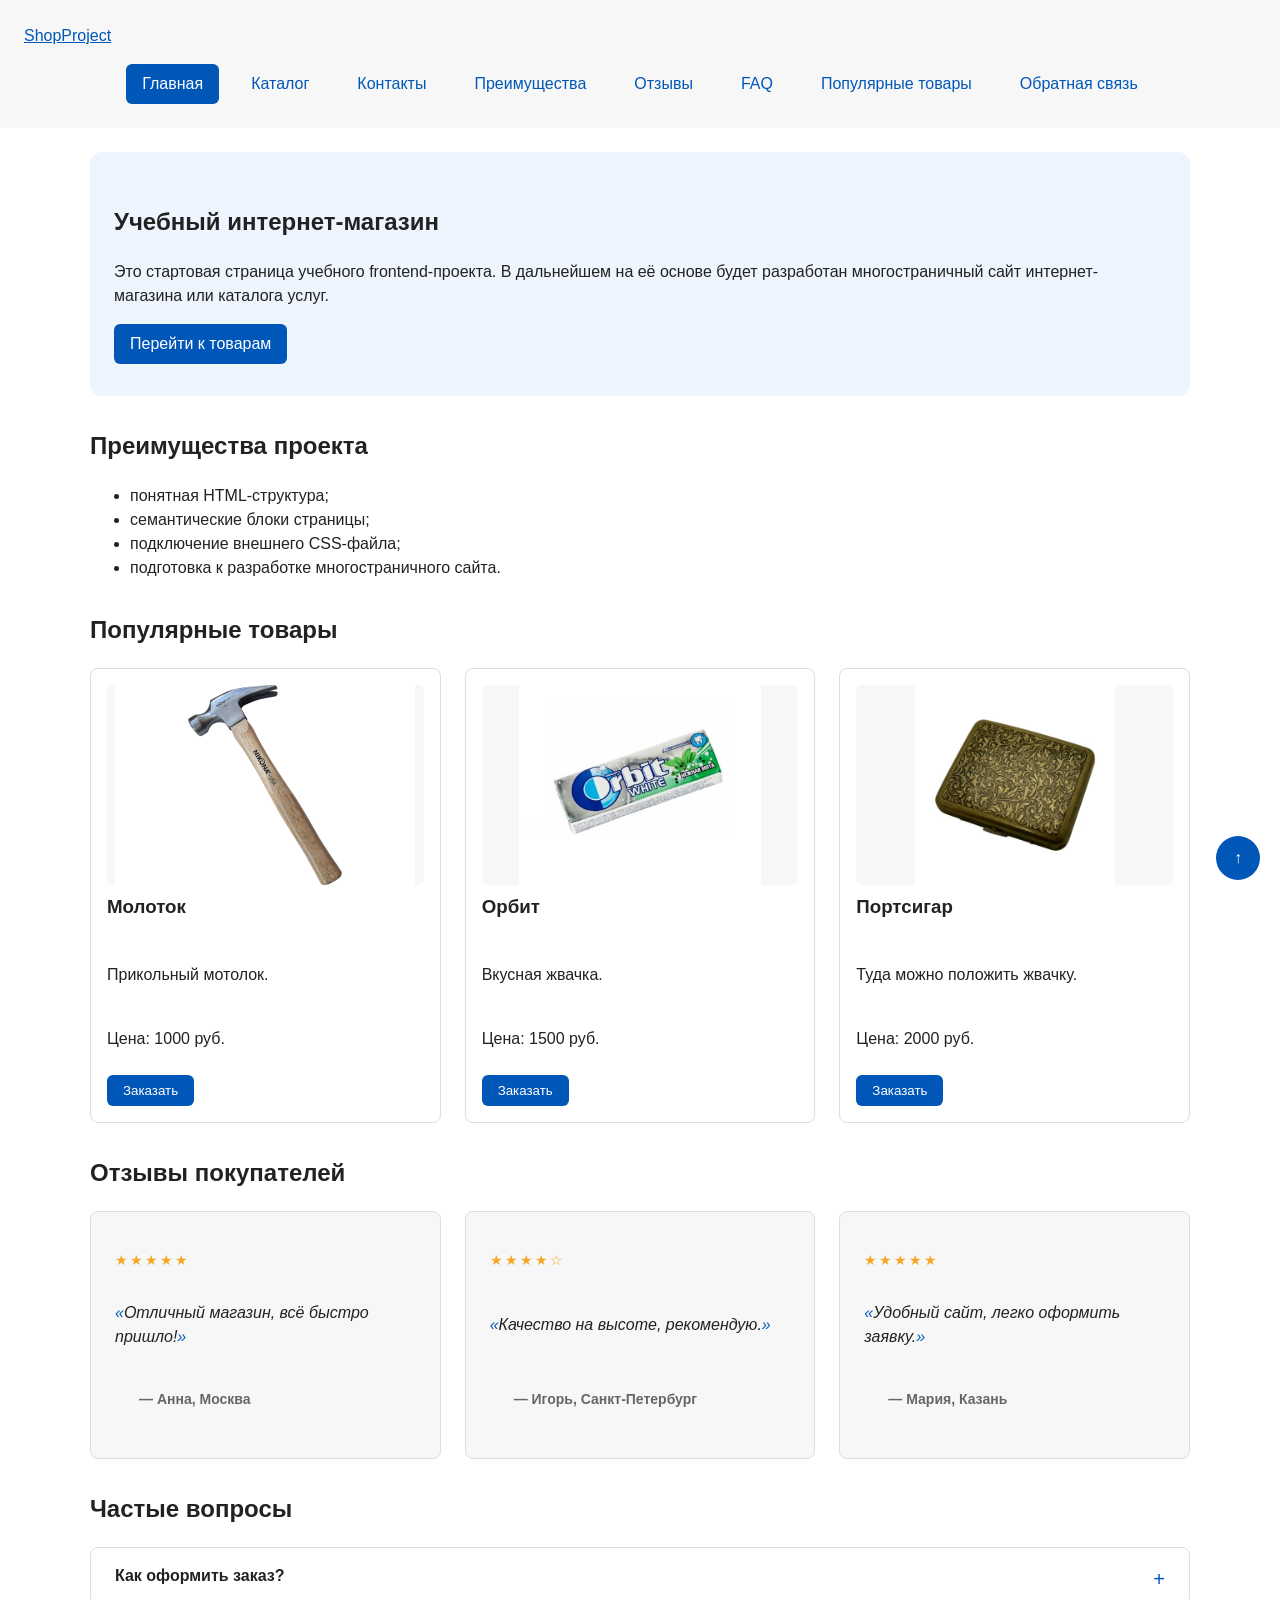
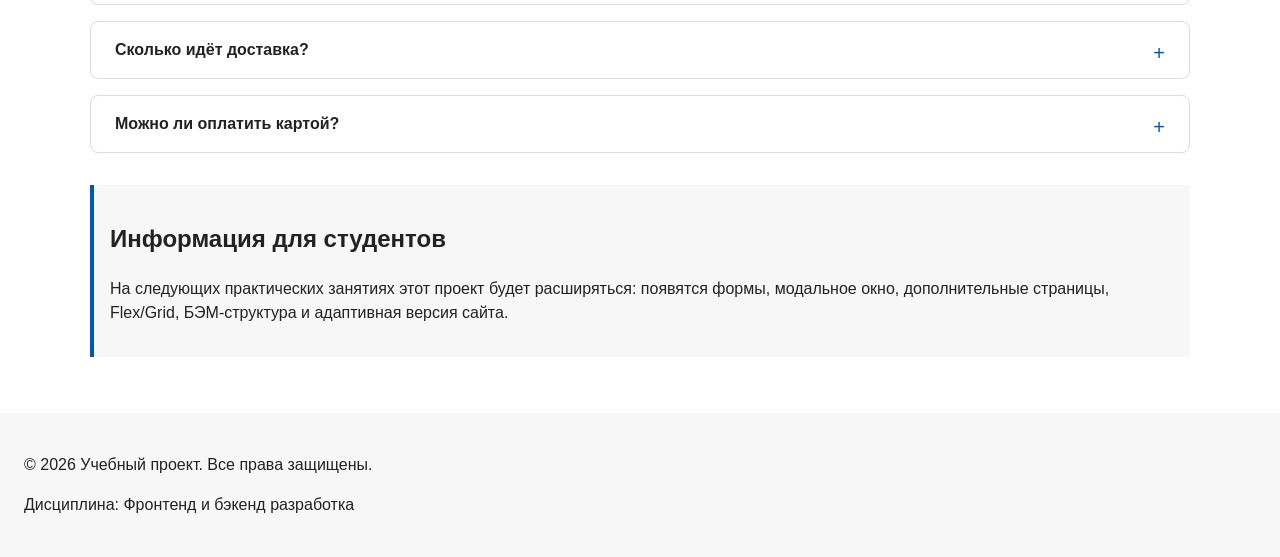
<file: index.html>
<!DOCTYPE html>
<html lang="ru">

<head>
    <meta charset="UTF-8">
    <meta name="viewport" content="width=device-width, initial-scale=1.0">
    <meta property="og:type" content="website">
    <meta property="og:title" content="Учебный интернет-магазин">
    <meta property="og:description" content="Учебный frontend-проект интернет-магазина.">
    <meta property="og:image" content="https://maksimm47.github.io/kr1-html-css-shop/images/preview.jpg">
    <title>Каталог товаров</title>
    <link rel="stylesheet" href="css/style.css">
    <link rel="stylesheet" href="css/responsive.css">
    <script src="js/main.js" defer></script>
</head>

<body>
    <header>
        <div class="site-header">
            <a class="site-logo" href="index.html">ShopProject</a>
            <nav class="site-nav" aria-label="Основная навигация">
                <ul class="site-nav__list">
                    <li><a class="site-nav__link site-nav__link--active" href="index.html">Главная</a></li>
                    <li><a href="catalog.html">Каталог</a></li>
                    <li><a href="contacts.html">Контакты</a></li>
                    <li><a href="index.html#advantages">Преимущества</a></li>
                    <li><a href="index.html#reviews">Отзывы</a></li>
                    <li><a href="index.html#faq">FAQ</a></li>
                    <li><a href="index.html#popular">Популярные товары</a></li>
                    <li><a href="index.html#contacts">Обратная связь</a></li>
                </ul>
            </nav>

        </div>
    </header>

    <main>
        <section class="hero">
            <h1>Учебный интернет-магазин</h1>
            <p>
                Это стартовая страница учебного frontend-проекта.
                В дальнейшем на её основе будет разработан многостраничный сайт
                интернет-магазина или каталога услуг.
            </p>
            <a class="button" href="#popular">Перейти к товарам</a>
        </section>


        <section class="section" id="advantages">
            <h2>Преимущества проекта</h2>

            <ul class="advantages-list">
                <li>понятная HTML-структура;</li>
                <li>семантические блоки страницы;</li>
                <li>подключение внешнего CSS-файла;</li>
                <li>подготовка к разработке многостраничного сайта.</li>
            </ul>
        </section>

        <section class="section" id="popular">
            <h2>Популярные товары</h2>

            <div class="products-grid">
                <article class="product-card">
                    <img class="product-card__image" src="images/m.webp" alt="Молоток">
                    <h3>Молоток</h3>
                    <p>Прикольный мотолок.</p>
                    <p>Цена: 1000 руб.</p>
                    <button class="button product-card__button" type="button" data-product="Товар 1">
                        Заказать
                    </button>
                </article>

                <article class="product-card">
                    <img class="product-card__image" src="images/orbit.webp" alt="Орбит">
                    <h3>Орбит</h3>
                    <p>Вкусная жвачка.</p>
                    <p>Цена: 1500 руб.</p>
                    <button class="button product-card__button" type="button" data-product="Товар 2">
                        Заказать
                    </button>
                </article>

                <article class="product-card">
                    <img class="product-card__image" src="images/ps.webp" alt="Портсигар">
                    <h3>Портсигар</h3>
                    <p>Туда можно положить жвачку.</p>
                    <p>Цена: 2000 руб.</p>
                    <button class="button product-card__button" type="button" data-product="Товар 3">
                        Заказать
                    </button>
                </article>
            </div>
        </section>

        <section class="section" id="reviews">
            <h2>Отзывы покупателей</h2>

            <div class="reviews-grid">
                <article class="review-card">
                    <p class="review-card__rating">★★★★★</p>
                    <p class="review-card__text">Отличный магазин, всё быстро пришло!</p>
                    <footer class="review-card__author">— Анна, Москва</footer>
                </article>

                <article class="review-card">
                    <p class="review-card__rating">★★★★☆</p>
                    <p class="review-card__text">Качество на высоте, рекомендую.</p>
                    <footer class="review-card__author">— Игорь, Санкт-Петербург</footer>
                </article>

                <article class="review-card">
                    <p class="review-card__rating">★★★★★</p>
                    <p class="review-card__text">Удобный сайт, легко оформить заявку.</p>
                    <footer class="review-card__author">— Мария, Казань</footer>
                </article>
            </div>
        </section>

        <section class="section" id="faq">
            <h2>Частые вопросы</h2>

            <div class="faq-list">
                <details class="faq-item">
                    <summary class="faq-item__question">Как оформить заказ?</summary>
                    <p class="faq-item__answer">
                        Нажмите «Заказать» на карточке товара и заполните форму в открывшемся окне.
                    </p>
                </details>

                <details class="faq-item">
                    <summary class="faq-item__question">Сколько идёт доставка?</summary>
                    <p class="faq-item__answer">
                        От двух до четырех недель в зависимости от региона.
                    </p>
                </details>

                <details class="faq-item">
                    <summary class="faq-item__question">Можно ли оплатить картой?</summary>
                    <p class="faq-item__answer">
                        Да, на нашем сайте предусмотрена возможность оплаты банковской картой.
                    </p>
                </details>
            </div>
        </section>

        <aside class="aside-info">
            <h2>Информация для студентов</h2>
            <p>
                На следующих практических занятиях этот проект будет расширяться:
                появятся формы, модальное окно, дополнительные страницы, Flex/Grid,
                БЭМ-структура и адаптивная версия сайта.
            </p>
        </aside>

    </main>


    <footer id="contacts">
        <p>&copy; 2026 Учебный проект. Все права защищены.</p>
        <p>Дисциплина: Фронтенд и бэкенд разработка</p>
    </footer>

    <dialog class="order-dialog" id="order-dialog" aria-labelledby="order-dialog-title">
        <h2 id="order-dialog-title">Оформление заявки</h2>

        <form class="order-form" id="order-form" action="#" method="post" novalidate>
            <input id="selected-product" name="selected-product" type="hidden">

            <div class="form-field">
                <label for="order-name">Имя</label>
                <input id="order-name" name="name" type="text" placeholder="Введите ваше имя" minlength="2"
                    autocomplete="given-name" required>
            </div>

            <div class="form-field">
                <label for="order-email">E-mail</label>
                <input id="order-email" name="email" type="email" placeholder="example@mail.ru" autocomplete="email"
                    required>
            </div>

            <div class="form-field">
                <label for="order-phone">Телефон</label>
                <input id="order-phone" name="phone" type="tel" inputmode="tel" placeholder="+7 (900) 000-00-00"
                    pattern="^\+7 \(\d{3}\) \d{3}-\d{2}-\d{2}$" required>
                <small>Формат: +7 (900) 000-00-00</small>
            </div>

            <div class="form-field">
                <label for="order-date">Дата связи</label>
                <input id="order-date" name="date" type="date">
            </div>

            <div class="form-field">
                <label for="order-topic">Тема заявки</label>
                <select id="order-topic" name="topic" required>
                    <option value="">Выберите тему</option>
                    <option value="product">Заказ товара</option>
                    <option value="consultation">Консультация</option>
                    <option value="delivery">Доставка</option>
                </select>
            </div>

            <div class="form-field">
                <label for="order-comment">Комментарий</label>
                <textarea id="order-comment" name="comment" rows="4"
                    placeholder="Укажите дополнительную информацию"></textarea>
            </div>

            <div class="form-field form-field--checkbox">
                <label>
                    <input id="order-agreement" name="agreement" type="checkbox" required>
                    Я согласен на обработку данных
                </label>
            </div>

            <div class="form-actions">
                <button type="button" id="close-order-dialog">Закрыть</button>
                <button type="submit">Отправить заявку</button>
            </div>
        </form>
    </dialog>

    <p class="success-message" id="success-message" hidden>
        Форма успешно отправлена!
    </p>

    <a href="#" class="to-top" aria-label="Наверх">↑</a>
</body>

</html>
</file>
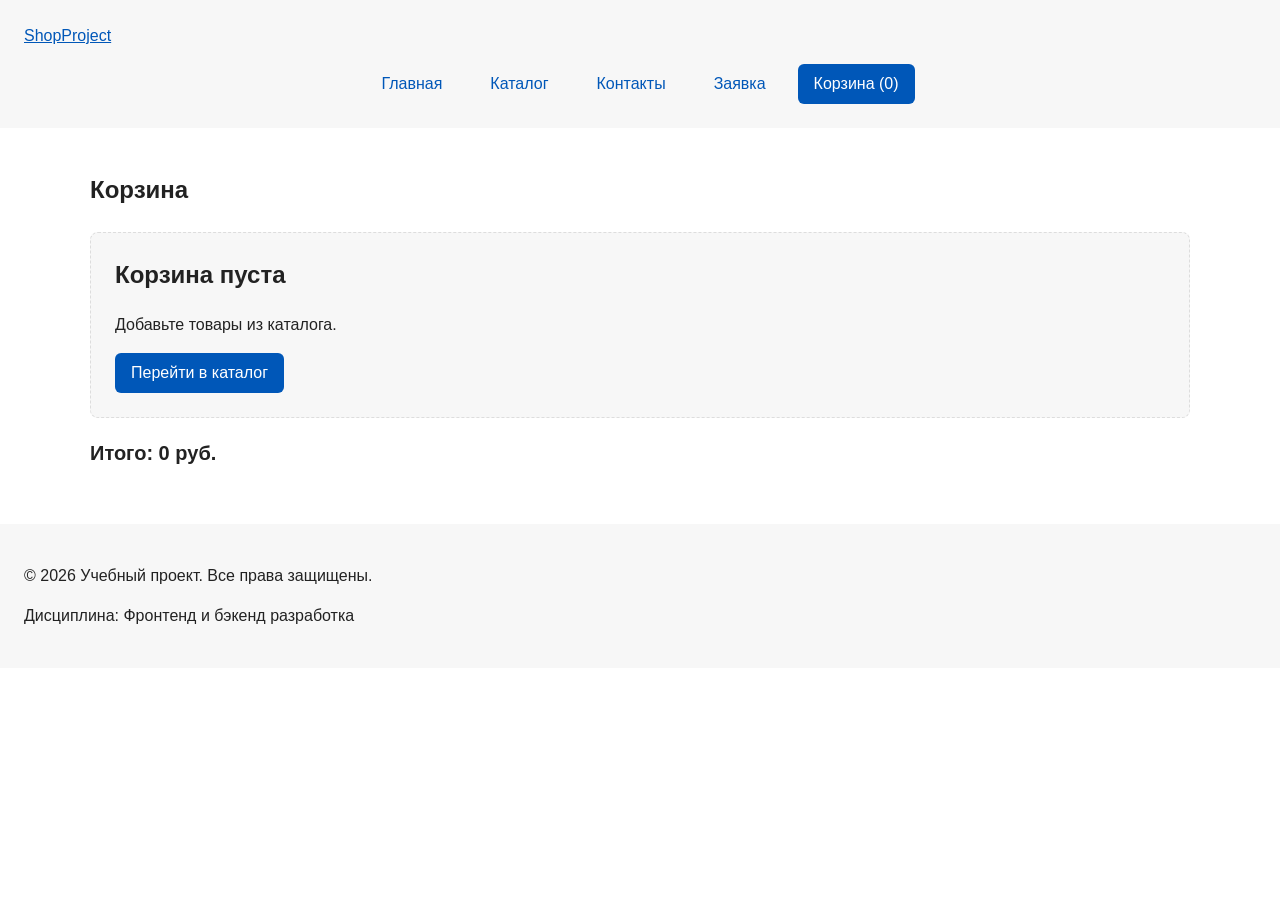
<file: cart.html>
<!DOCTYPE html>
<html lang="ru">

<head>
    <meta charset="UTF-8">
    <meta name="viewport" content="width=device-width, initial-scale=1.0">
    <title>Корзина — Учебный интернет-магазин</title>
    <link rel="stylesheet" href="css/style.css">
    <link rel="stylesheet" href="css/responsive.css">
    <script src="js/data.js" defer></script>
    <script src="js/cart.js" defer></script>
</head>

<body>
    <header>
        <div class="site-header">
            <a class="site-logo" href="index.html">ShopProject</a>
            <nav class="site-nav" aria-label="Основная навигация">
                <ul class="site-nav__list">
                    <li><a href="index.html">Главная</a></li>
                    <li><a href="catalog.html">Каталог</a></li>
                    <li><a href="contacts.html">Контакты</a></li>
                    <li><a href="order.html">Заявка</a></li>
                    <li><a class="site-nav__link site-nav__link--active" href="cart.html">Корзина (<span id="cart-count">0</span>)</a></li>
                </ul>
            </nav>
        </div>
    </header>

    <main>
        <section class="section">
            <h1>Корзина</h1>

            <div class="empty-state" id="cart-empty" hidden>
                <h2>Корзина пуста</h2>
                <p>Добавьте товары из каталога.</p>
                <a class="button" href="catalog.html">Перейти в каталог</a>
            </div>

            <div class="cart-items" id="cart-items"></div>
            <p id="cart-total"></p>
        </section>
    </main>

    <footer>
        <p>&copy; 2026 Учебный проект. Все права защищены.</p>
        <p>Дисциплина: Фронтенд и бэкенд разработка</p>
    </footer>
</body>

</html>
</file>
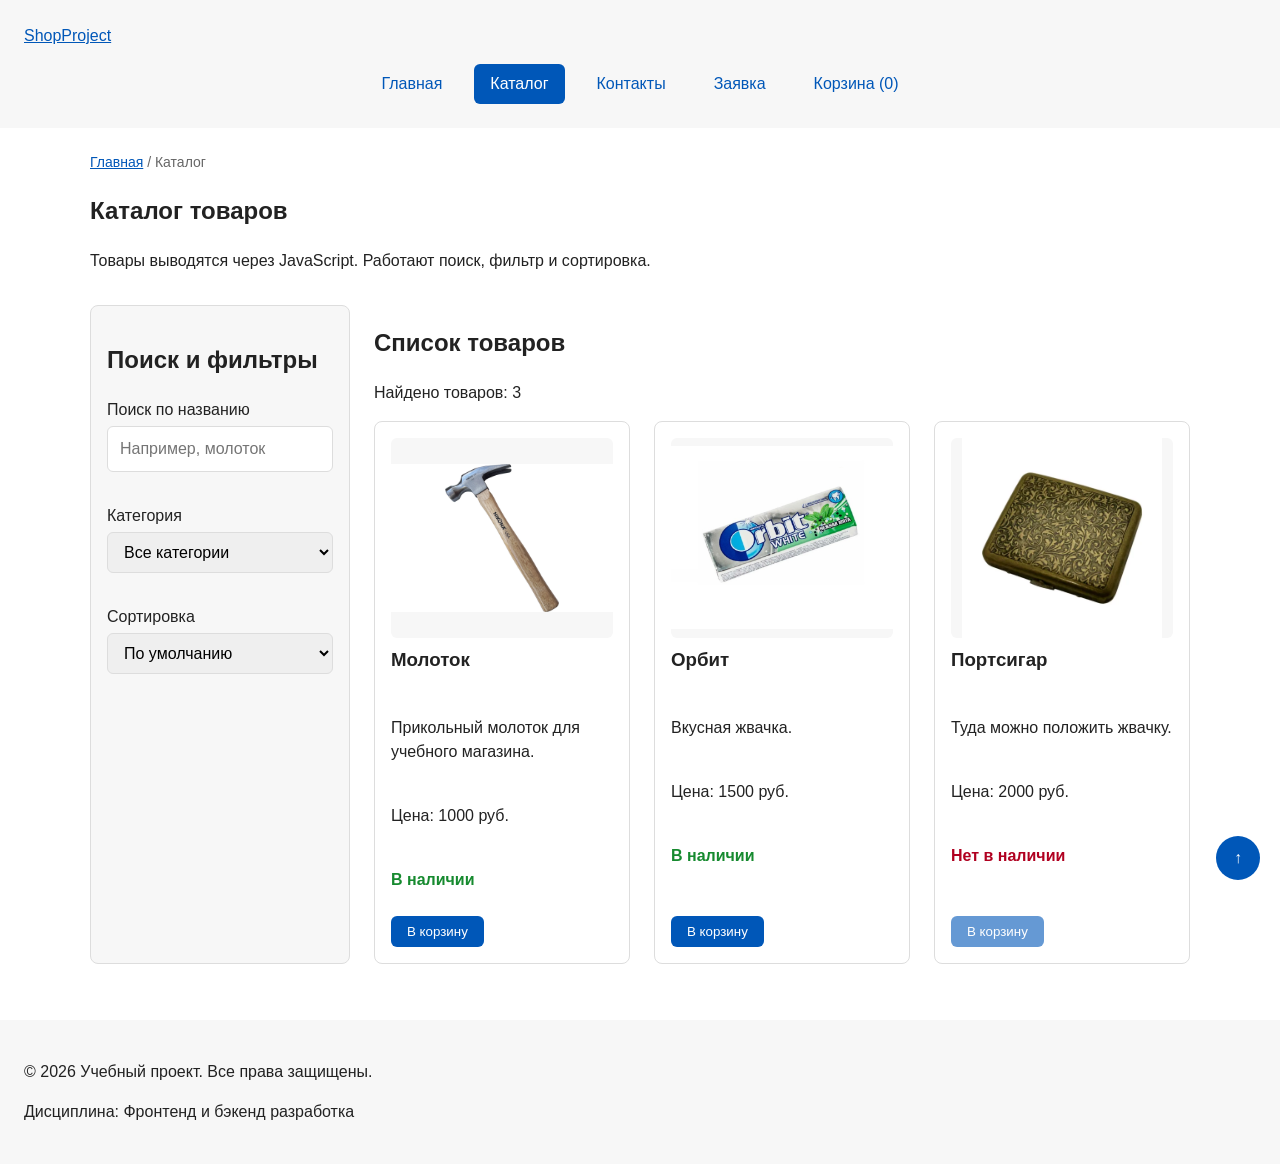
<file: catalog.html>
<!DOCTYPE html>
<html lang="ru">

<head>
    <meta charset="UTF-8">
    <meta name="viewport" content="width=device-width, initial-scale=1.0">
    <title>Каталог товаров — Учебный интернет-магазин</title>
    <link rel="stylesheet" href="css/style.css">
    <link rel="stylesheet" href="css/responsive.css">
    <script src="js/data.js" defer></script>
    <script src="js/catalog.js" defer></script>
    <script src="js/cart.js" defer></script>
    <script src="js/main.js" defer></script>
</head>

<body>
    <header>
        <div class="site-header">
            <a class="site-logo" href="index.html">ShopProject</a>

            <nav class="site-nav" aria-label="Основная навигация">
                <ul class="site-nav__list">
                    <li><a href="index.html">Главная</a></li>
                    <li><a class="site-nav__link site-nav__link--active" href="catalog.html">Каталог</a></li>
                    <li><a href="contacts.html">Контакты</a></li>
                    <li><a href="order.html">Заявка</a></li>
                    <li><a href="cart.html">Корзина (<span id="cart-count">0</span>)</a></li>
                </ul>
            </nav>
        </div>
    </header>

    <main>
        <nav class="breadcrumbs" aria-label="Хлебные крошки">
            <a href="index.html">Главная</a>
            <span>Каталог</span>
        </nav>

        <section class="section">
            <h1>Каталог товаров</h1>
            <p>Товары выводятся через JavaScript. Работают поиск, фильтр и сортировка.</p>
        </section>

        <section class="catalog-layout">
            <aside class="catalog-filters">
                <h2>Поиск и фильтры</h2>

                <form class="filters-form" action="#" method="get">
                    <div class="form-field">
                        <label for="search-input">Поиск по названию</label>
                        <input id="search-input" name="search" type="search" placeholder="Например, молоток">
                    </div>

                    <div class="form-field">
                        <label for="category-filter">Категория</label>
                        <select id="category-filter" name="category">
                            <option value="all">Все категории</option>
                            <option value="tools">Инструменты</option>
                            <option value="food">Сладости</option>
                            <option value="accessories">Аксессуары</option>
                        </select>
                    </div>

                    <div class="form-field">
                        <label for="sort-select">Сортировка</label>
                        <select id="sort-select" name="sort">
                            <option value="default">По умолчанию</option>
                            <option value="price-asc">Цена: по возрастанию</option>
                            <option value="price-desc">Цена: по убыванию</option>
                            <option value="title-asc">Название: А–Я</option>
                        </select>
                    </div>
                </form>
            </aside>

            <section class="catalog-products">
                <h2>Список товаров</h2>
                <p id="products-count">Найдено товаров: 0</p>

                <div class="products-grid" id="products-grid"></div>

                <div class="empty-state" id="empty-state" hidden>
                    <h3>Ничего не найдено</h3>
                    <p>Попробуйте изменить поисковый запрос или выбрать другую категорию.</p>
                    <button class="button" type="button" id="reset-filters">Сбросить фильтры</button>
                </div>
            </section>
        </section>
    </main>

    <footer>
        <p>&copy; 2026 Учебный проект. Все права защищены.</p>
        <p>Дисциплина: Фронтенд и бэкенд разработка</p>
    </footer>

    <a href="#" class="to-top" aria-label="Наверх">↑</a>
</body>

</html>
</file>
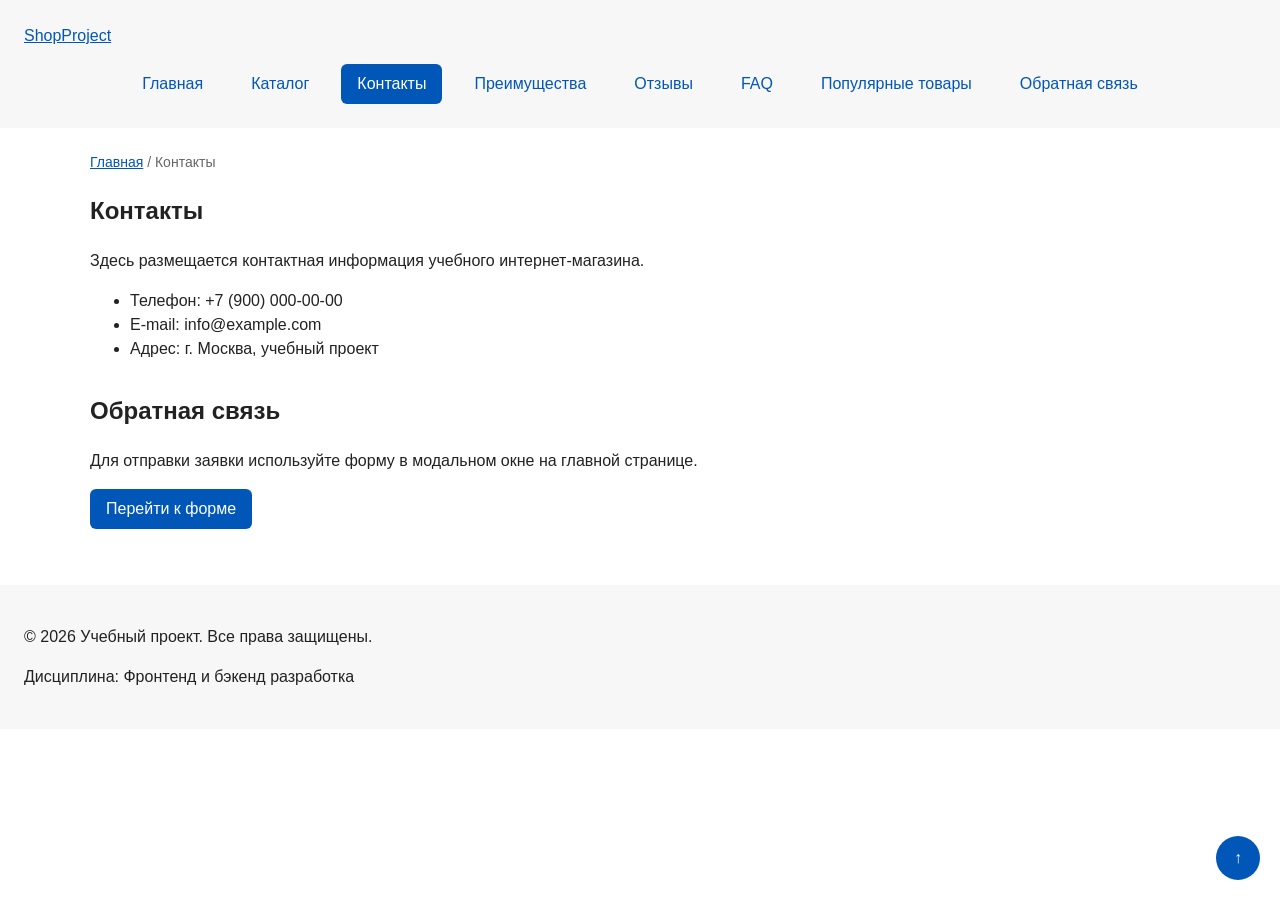
<file: contacts.html>
<!DOCTYPE html>
<html lang="ru">

<head>
    <meta charset="UTF-8">
    <meta name="viewport" content="width=device-width, initial-scale=1.0">
    <meta name="description" content="Контактная информация учебного интернет-магазина.">
    <meta property="og:type" content="website">
    <meta property="og:title" content="Контактная информация учебного интернет-магазина.">
    <meta property="og:description" content="Учебный frontend-проект интернет-магазина.">
    <meta property="og:image" content="https://maksimm47.github.io/kr1-html-css-shop/images/preview.jpg">
    <title>Контакты — Учебный интернет-магазин</title>
    <link rel="stylesheet" href="css/style.css">
    <link rel="stylesheet" href="css/responsive.css">
</head>

<body>
    <header>
        <div class="site-header">
            <a class="site-logo" href="index.html">ShopProject</a>

            <nav class="site-nav" aria-label="Основная навигация">
                <ul class="site-nav__list">
                    <li><a href="index.html">Главная</a></li>
                    <li><a href="catalog.html">Каталог</a></li>
                    <li><a class="site-nav__link site-nav__link--active" href="contacts.html">Контакты</a></li>
                    <li><a href="index.html#advantages">Преимущества</a></li>
                    <li><a href="index.html#reviews">Отзывы</a></li>
                    <li><a href="index.html#faq">FAQ</a></li>
                    <li><a href="index.html#popular">Популярные товары</a></li>
                    <li><a href="index.html#contacts">Обратная связь</a></li>
                </ul>
            </nav>
        </div>
    </header>

    <main>
        <nav class="breadcrumbs" aria-label="Хлебные крошки">
            <a href="index.html">Главная</a>
            <span>Контакты</span>
        </nav>

        <section class="section">
            <h1>Контакты</h1>
            <p>
                Здесь размещается контактная информация учебного интернет-магазина.
            </p>

            <ul>
                <li>Телефон: +7 (900) 000-00-00</li>
                <li>E-mail: info@example.com</li>
                <li>Адрес: г. Москва, учебный проект</li>
            </ul>
        </section>

        <section class="section" id="feedback">
            <h2>Обратная связь</h2>
            <p>
                Для отправки заявки используйте форму в модальном окне на главной странице.
            </p>
            <a class="button" href="index.html#contacts">Перейти к форме</a>
        </section>
    </main>

    <footer>
        <p>&copy; 2026 Учебный проект. Все права защищены.</p>
        <p>Дисциплина: Фронтенд и бэкенд разработка</p>
    </footer>

    <a href="#" class="to-top" aria-label="Наверх">↑</a>
</body>

</html>
</file>
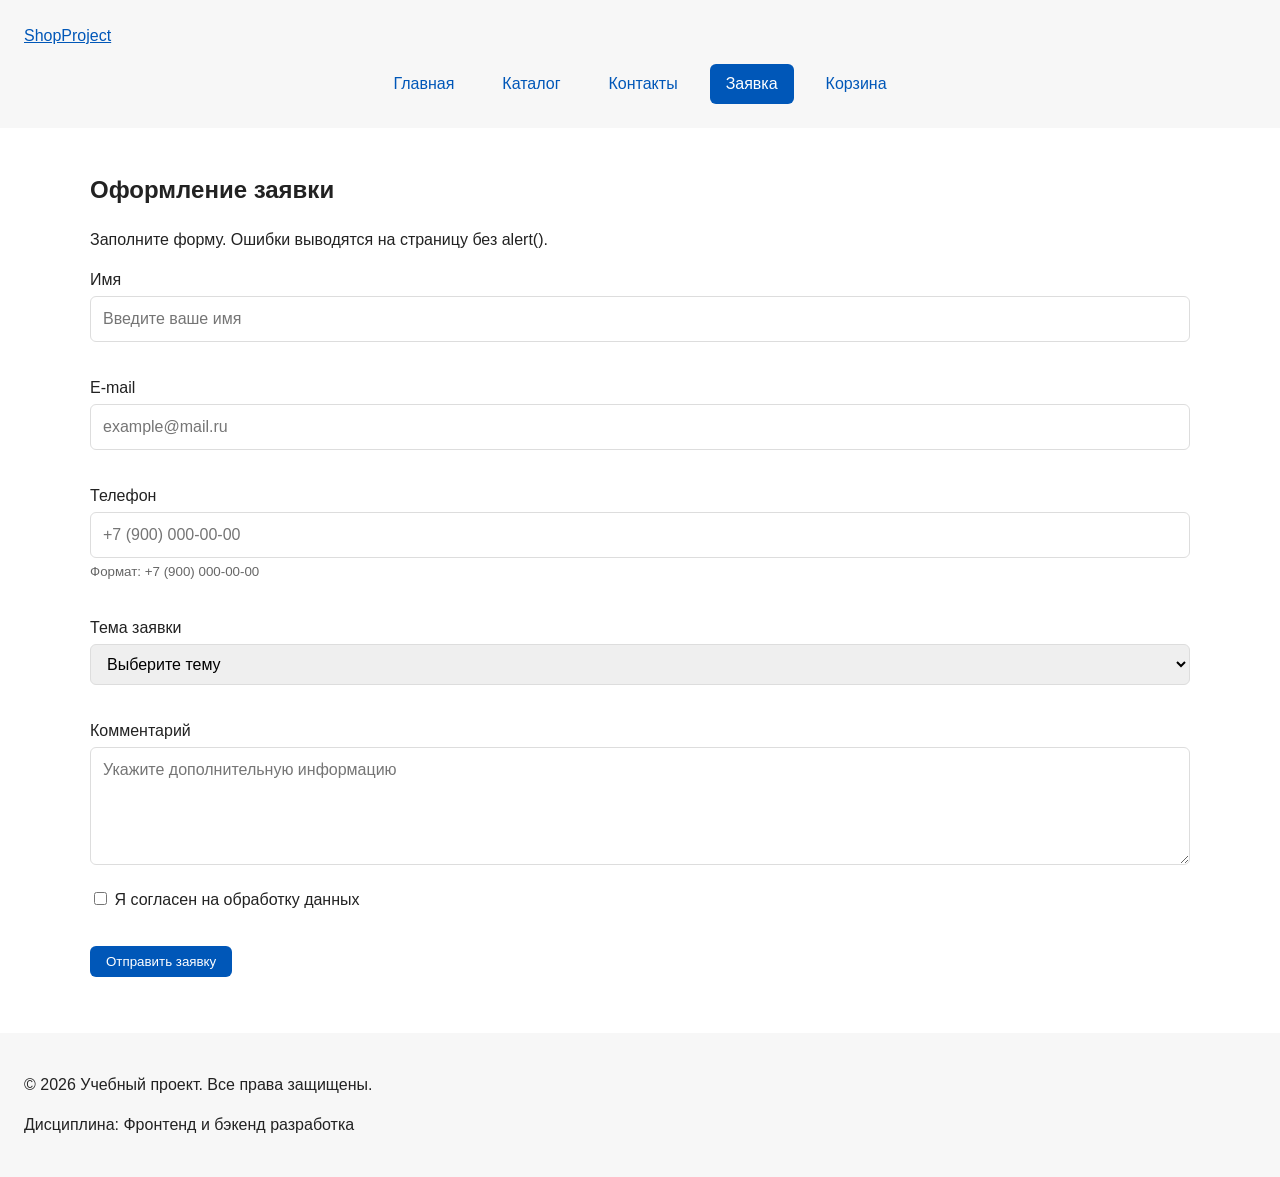
<file: order.html>
<!DOCTYPE html>
<html lang="ru">

<head>
    <meta charset="UTF-8">
    <meta name="viewport" content="width=device-width, initial-scale=1.0">
    <title>Оформление заявки — Учебный интернет-магазин</title>
    <link rel="stylesheet" href="css/style.css">
    <link rel="stylesheet" href="css/responsive.css">
    <script src="js/validation.js" defer></script>
</head>

<body>
    <header>
        <div class="site-header">
            <a class="site-logo" href="index.html">ShopProject</a>
            <nav class="site-nav" aria-label="Основная навигация">
                <ul class="site-nav__list">
                    <li><a href="index.html">Главная</a></li>
                    <li><a href="catalog.html">Каталог</a></li>
                    <li><a href="contacts.html">Контакты</a></li>
                    <li><a class="site-nav__link site-nav__link--active" href="order.html">Заявка</a></li>
                    <li><a href="cart.html">Корзина</a></li>
                </ul>
            </nav>
        </div>
    </header>

    <main>
        <section class="section">
            <h1>Оформление заявки</h1>
            <p>Заполните форму. Ошибки выводятся на страницу без alert().</p>

            <form class="order-form" id="order-form" action="#" method="post" novalidate>
                <div class="form-field">
                    <label for="order-name">Имя</label>
                    <input id="order-name" name="name" type="text" placeholder="Введите ваше имя" autocomplete="given-name">
                    <span class="form-error" id="name-error" aria-live="polite"></span>
                </div>

                <div class="form-field">
                    <label for="order-email">E-mail</label>
                    <input id="order-email" name="email" type="email" placeholder="example@mail.ru" autocomplete="email">
                    <span class="form-error" id="email-error" aria-live="polite"></span>
                </div>

                <div class="form-field">
                    <label for="order-phone">Телефон</label>
                    <input id="order-phone" name="phone" type="tel" inputmode="tel" placeholder="+7 (900) 000-00-00">
                    <small>Формат: +7 (900) 000-00-00</small>
                    <span class="form-error" id="phone-error" aria-live="polite"></span>
                </div>

                <div class="form-field">
                    <label for="order-topic">Тема заявки</label>
                    <select id="order-topic" name="topic">
                        <option value="">Выберите тему</option>
                        <option value="product">Заказ товара</option>
                        <option value="consultation">Консультация</option>
                        <option value="delivery">Доставка</option>
                    </select>
                    <span class="form-error" id="topic-error" aria-live="polite"></span>
                </div>

                <div class="form-field">
                    <label for="order-comment">Комментарий</label>
                    <textarea id="order-comment" name="comment" rows="4" placeholder="Укажите дополнительную информацию"></textarea>
                </div>

                <div class="form-field form-field--checkbox">
                    <label>
                        <input id="order-agreement" name="agreement" type="checkbox">
                        Я согласен на обработку данных
                    </label>
                    <span class="form-error" id="agreement-error" aria-live="polite"></span>
                </div>

                <div class="form-actions">
                    <button class="button" type="submit">Отправить заявку</button>
                </div>
            </form>

            <p class="success-message" id="order-success" hidden></p>
        </section>
    </main>

    <footer>
        <p>&copy; 2026 Учебный проект. Все права защищены.</p>
        <p>Дисциплина: Фронтенд и бэкенд разработка</p>
    </footer>
</body>

</html>
</file>
<file: css/style.css>
/* ===============================
   1. Переменные проекта
   =============================== */
:root {
  /* Основные цвета проекта */
  --color-bg: #ffffff;
  --color-text: #222222;
  --color-muted: #666666;
  --color-primary: #0057b8;
  --color-primary-dark: #003f86;
  --color-border: #dddddd;
  --color-surface: #f7f7f7;
  --color-surface-accent: #eef5ff;
  --color-danger: #b00020;
  --color-success: #168a2f;
  --color-success-bg: #eefaf0;
  --color-white: #ffffff;

  /* Отступы */
  --space-xs: 4px;
  --space-sm: 8px;
  --space-md: 16px;
  --space-lg: 24px;
  --space-xl: 32px;

  /* Скругления */
  --radius-sm: 6px;
  --radius-md: 8px;
  --radius-lg: 12px;

  /* Размеры */
  --container-width: 1100px;
}

/* ===============================
   2. Базовые стили
   =============================== */
* {
  box-sizing: border-box;
}

body {
  margin: 0;
  font-family: Arial, sans-serif;
  line-height: 1.5;
  color: var(--color-text);
  background-color: var(--color-bg);
}

header,
main,
footer {
  padding: var(--space-lg);
}

header {
  background-color: var(--color-surface);
}

footer {
  background-color: var(--color-surface);
}

/* ===============================
   3. Общие элементы интерфейса
   =============================== */
a {
  color: var(--color-primary);
}

a:hover {
  color: var(--color-primary-dark);
}

a:focus-visible {
  outline: 2px solid var(--color-primary);
  outline-offset: 3px;
}

.button {
  display: inline-block;
  padding: var(--space-sm) var(--space-md);
  color: var(--color-white);
  background-color: var(--color-primary);
  text-decoration: none;
  border: none;
  border-radius: var(--radius-sm);
  cursor: pointer;
}

.button:hover {
  background-color: var(--color-primary-dark);
}

.button:focus-visible {
  outline: 2px solid var(--color-primary);
  outline-offset: 3px;
}

.button:disabled {
  opacity: 0.6;
  cursor: not-allowed;
}

html {
  scroll-behavior: smooth;
}

:target {
  outline: 2px dashed var(--color-primary);
  outline-offset: 4px;
}

/* ===============================
   4. Компоненты страницы
   =============================== */
.hero {
  max-width: var(--container-width);
  margin: 0 auto var(--space-xl);
  padding: var(--space-xl) var(--space-lg);
  background-color: var(--color-surface-accent);
  border-radius: var(--radius-lg);
}

.section {
  max-width: var(--container-width);
  margin: 0 auto var(--space-xl);
}

.section h2 {
  margin-top: 0;
}

header { 
  position: sticky; 
  top: 0; 
  z-index: 10; 
}
.product-card {
  display: flex;
  flex-direction: column;
  gap: var(--space-sm);
  margin-bottom: 0;
  padding: var(--space-md);
  border: 1px solid var(--color-border);
  border-radius: var(--radius-md);
  background-color: var(--color-bg);
}


.product-card:hover {
  border-color: var(--color-primary);
}

.product-card h3 {
  margin-top: 0;
}

.product-card .button {
  margin-top: auto;
  align-self: flex-start;
}

.product-card__image {
    display: block;
    width: 100%;
    height: 200px;
    object-fit: contain;
    background-color: var(--color-surface);
    border-radius: var(--radius-sm);
}

.aside-info {
  max-width: var(--container-width);
  margin: 0 auto var(--space-xl);
  padding: var(--space-md);
  border-left: 4px solid var(--color-primary);
  background-color: var(--color-surface);
}

.breadcrumbs {
  max-width: var(--container-width);
  margin: 0 auto var(--space-md);
  font-size: 14px;
  color: var(--color-muted);
}

.breadcrumbs a {
  color: var(--color-primary);
}

.breadcrumbs span::before {
  content: " / ";
  color: var(--color-muted);
}

.site-nav__list {
  display: flex;
  flex-wrap: wrap;
  justify-content: center;
  align-items: center;
  gap: var(--space-md);
  padding: 0;
  margin: var(--space-md) 0 0;
  list-style: none;
}

.site-nav__list a {
  display: inline-block;
  padding: var(--space-sm) var(--space-md);
  color: var(--color-primary);
  text-decoration: none;
  border-radius: var(--radius-sm);
}

.site-nav__list a:hover {
  color: var(--color-white);
  background-color: var(--color-primary);
}

.products-grid {
  display: grid;
  grid-template-columns: 1fr;
  gap: var(--space-lg);
}

.catalog-layout {
  max-width: var(--container-width);
  margin: 0 auto var(--space-xl);
  display: grid;
  grid-template-columns: 1fr;
  grid-template-areas:
    "filters"
    "products";
  gap: var(--space-lg);
}

.catalog-filters {
  grid-area: filters;
  padding: var(--space-md);
  border: 1px solid var(--color-border);
  border-radius: var(--radius-md);
  background-color: var(--color-surface);
}

.catalog-products {
  grid-area: products;
}

.filters-form {
  display: grid;
  gap: var(--space-md);
}

.filters-form fieldset {
  margin: 0;
  padding: var(--space-md);
  border: 1px solid var(--color-border);
  border-radius: var(--radius-sm);
}

.filters-form legend {
  font-weight: 700;
}

.filters-form label {
  display: block;
  margin-bottom: var(--space-sm);
}

.filters-form input[type="number"] {
  width: 100%;
  padding: 8px 10px;
  border: 1px solid var(--color-border);
  border-radius: var(--radius-sm);
  font: inherit;
}

/* ===============================
   5. Форма и модальное окно
   =============================== */
.order-dialog {
  width: min(100% - 32px, 560px);
  padding: var(--space-lg);
  border: none;
  border-radius: var(--radius-lg);
}

.order-dialog::backdrop {
  background-color: rgba(0, 0, 0, 0.5);
}

.form-field {
  margin-bottom: var(--space-md);
}

.form-field label {
  display: block;
  margin-bottom: var(--space-xs);
}

.form-field input,
.form-field select,
.form-field textarea {
  width: 100%;
  padding: 10px 12px;
  border: 1px solid var(--color-border);
  border-radius: var(--radius-sm);
  font: inherit;
}

.form-field input[type="checkbox"] {
  width: auto;
}

.form-field small {
  display: block;
  margin-top: var(--space-xs);
  color: var(--color-muted);
}

.form-field input:hover,
.form-field select:hover,
.form-field textarea:hover {
  border-color: var(--color-primary);
}

.form-field input:focus-visible,
.form-field select:focus-visible,
.form-field textarea:focus-visible,
.form-actions button:focus-visible {
  outline: 2px solid var(--color-primary);
  outline-offset: 3px;
}

[aria-invalid="true"] {
  border-color: var(--color-danger);
}

.success-message {
  max-width: var(--container-width);
  margin: var(--space-lg) auto;
  padding: var(--space-md);
  border-left: 4px solid var(--color-success);
  background-color: var(--color-success-bg);
}

/* ===============================
   Блок отзывов
   =============================== */
.reviews-grid {
  display: grid;
  grid-template-columns: 1fr;
  gap: var(--space-lg);
}

.review-card {
  display: flex;
  flex-direction: column;
  justify-content: space-between;
  gap: var(--space-md);
  margin: 0;
  padding: var(--space-lg);
  border: 1px solid var(--color-border);
  border-radius: var(--radius-md);
  background-color: var(--color-surface);
  transition: border-color 0.2s ease, transform 0.2s ease;
}

.review-card:hover {
  border-color: var(--color-primary);
  transform: translateY(-2px);
}

.review-card__text {
  margin: 0;
  font-style: italic;
  color: var(--color-text);
}

.review-card__text::before {
  content: "«";
  color: var(--color-primary);
}

.review-card__text::after {
  content: "»";
  color: var(--color-primary);
}

.review-card__author {
  margin: 0;
  font-size: 14px;
  font-weight: 700;
  color: var(--color-muted);
}

.review-card__rating {
  color: #f5a623;
  font-size: 14px;
  letter-spacing: 2px;
}

/* ===============================
   Блок FAQ (часто задаваемые вопросы)
   =============================== */
.faq-list {
  display: grid;
  gap: var(--space-md);
}

.faq-item {
  padding: var(--space-md) var(--space-lg);
  border: 1px solid var(--color-border);
  border-radius: var(--radius-md);
  background-color: var(--color-bg);
  transition: border-color 0.2s ease;
}

.faq-item[open] {
  border-color: var(--color-primary);
}

.faq-item:hover {
  border-color: var(--color-primary);
}

.faq-item__question {
  cursor: pointer;
  font-weight: 700;
  list-style: none;
  position: relative;
  padding-right: var(--space-lg);
}

/* Убираем стандартный треугольник */
.faq-item__question::-webkit-details-marker {
  display: none;
}

.faq-item__question::after {
  content: "+";
  position: absolute;
  right: 0;
  top: 0;
  font-size: 20px;
  font-weight: 400;
  color: var(--color-primary);
  transition: transform 0.2s ease;
}

.faq-item[open] .faq-item__question::after {
  content: "−";
  transform: rotate(180deg);
}

.faq-item__question:focus-visible {
  outline: 2px solid var(--color-primary);
  outline-offset: 4px;
  border-radius: var(--radius-sm);
}

.faq-item__answer {
  margin: var(--space-md) 0 0;
  color: var(--color-muted);
}

.site-nav__list a.site-nav__link--active {
    background-color: var(--color-primary);
    color: var(--color-white);
}

.site-nav__list a.site-nav__link--active:hover {
    color: var(--color-white);
    background-color: var(--color-primary-dark);
}

.to-top {
    position: fixed;
    right: 20px; bottom: 20px;
    width: 44px; height: 44px;
    display: grid; place-items: center;
    background: var(--color-primary);
    color: #fff; border-radius: 50%;
    text-decoration: none; z-index: 20;
}

#advantages,
#popular,
#reviews,
#faq,
#contacts {
    scroll-margin-top: 90px;
}

.form-error {
  display: block;
  min-height: 1em;
  margin-top: var(--space-xs);
  color: var(--color-danger);
  font-size: 14px;
}

.product-card__available {
  color: var(--color-success);
  font-weight: 700;
}

.product-card__unavailable {
  color: var(--color-danger);
  font-weight: 700;
}

.empty-state {
  margin-top: var(--space-lg);
  padding: var(--space-lg);
  border: 1px dashed var(--color-border);
  border-radius: var(--radius-md);
  background-color: var(--color-surface);
}

.cart-row {
  display: flex;
  flex-wrap: wrap;
  align-items: center;
  justify-content: space-between;
  gap: var(--space-md);
  padding: var(--space-md);
  border-bottom: 1px solid var(--color-border);
}

#cart-total {
  font-weight: 700;
  font-size: 20px;
}
</file>
<file: css/responsive.css>
img,
video {
    max-width: 100%;
    height: auto;
    display: block;
}

html,
body {
    overflow-x: hidden;
}

h1, h2, h3, h4, h5, h6, p, a, li, td, th {
    overflow-wrap: break-word;
    word-wrap: break-word;
}

@media (min-width: 768px) {
    .products-grid {
        grid-template-columns: repeat(2, 1fr);
    }

    .reviews-grid {
        grid-template-columns: repeat(2, 1fr);
    }
}

@media (min-width: 1024px) {
    .products-grid {
        grid-template-columns: repeat(3, 1fr);
    }

    .reviews-grid {
        grid-template-columns: repeat(3, 1fr);
    }

    .catalog-layout {
        grid-template-columns: 260px 1fr;
        grid-template-areas: "filters products";
    }
}
    
@media (min-width: 1440px) {
    :root {
        --container-width: 1200px;
    }
}
</file>
